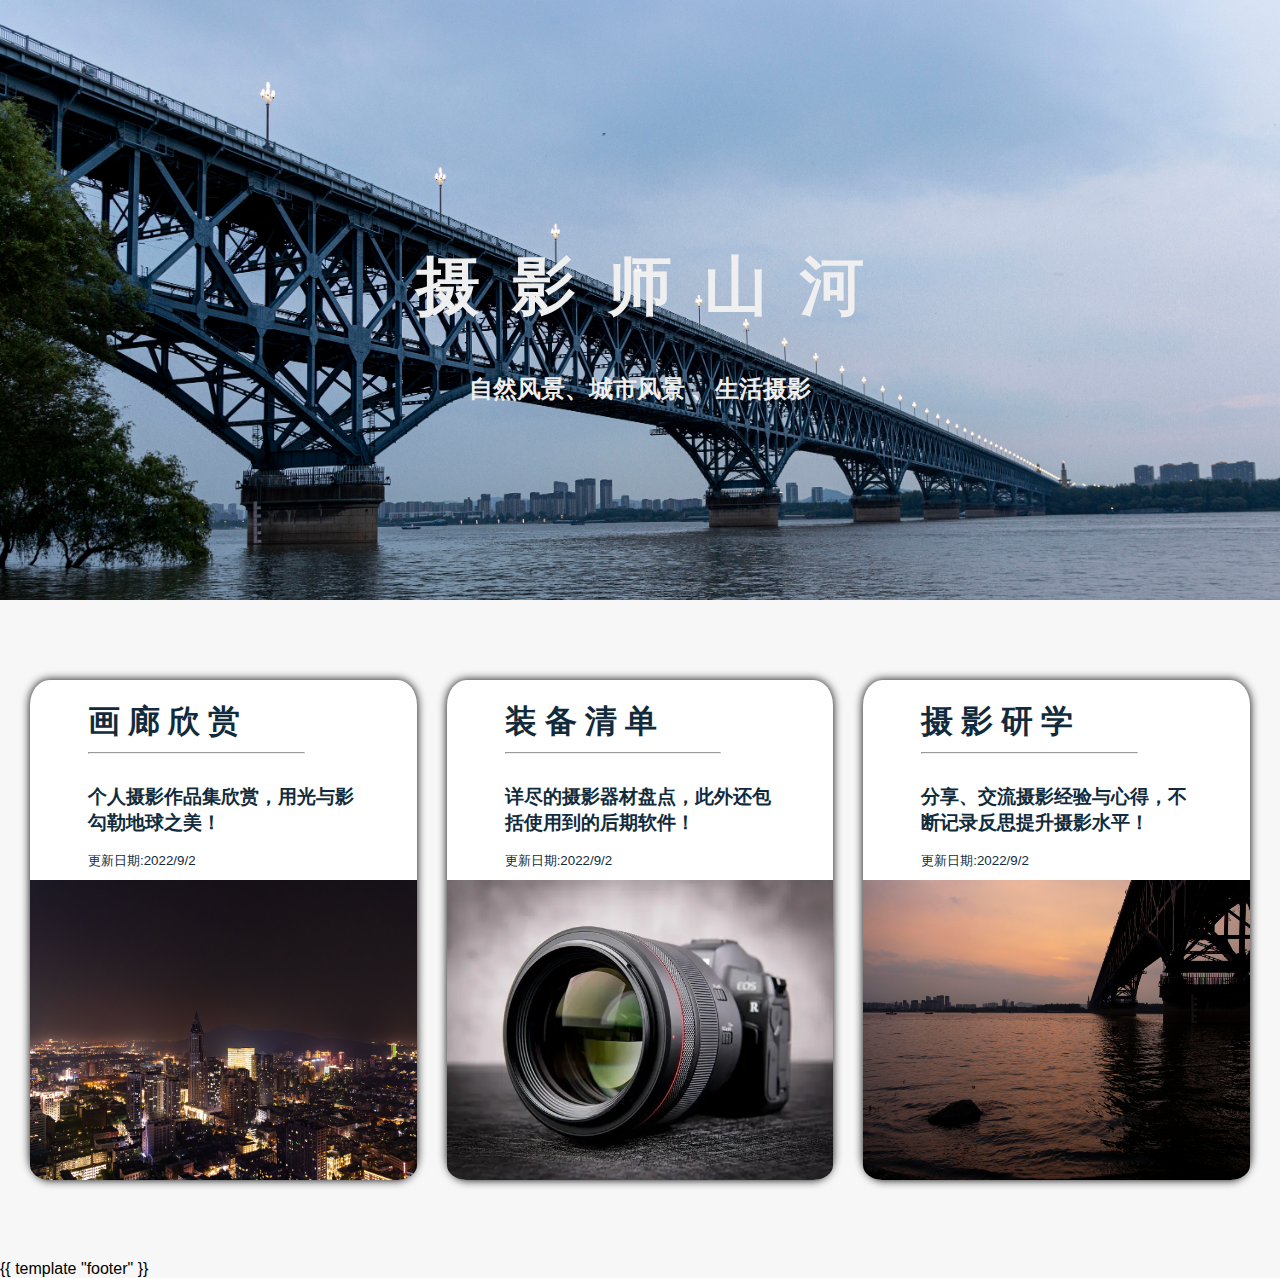
<file: template/index.html>
<!DOCTYPE html>
<html>

<head>
<meta charset="utf-8" />
<title>AmazingBoy Gallery</title>
<link rel="shortcut icon" href="/static/picture/icon.png">
<link rel="stylesheet" type="text/css" href="/static/css/global.css" />
<link rel="stylesheet" type="text/css" href="/static/css/index.css" />
</head>

<body>
<header>
<div class="row trisection"></div>
<div class="row trisection">
    <div class="title">
        <a href="/">
        <h1>摄&nbsp&nbsp影&nbsp&nbsp师&nbsp&nbsp山&nbsp&nbsp河</h1>
        <h2>自然风景、城市风景 、生活摄影</h2>
    </div>
</div>
<div class="row trisection"></div>
</header>

<nav>
<div class="row">
    
    <div class="col-12">
        <div class="row">
            <div class="col-4">
                <div class="card">
                <a href="/gallery">
                <div class="card-description">
                    <div class="content">
                        <h1>画 廊 欣 赏</h1>
                        <hr />
                        <p>个人摄影作品集欣赏，用光与影勾勒地球之美！</p>
                        <small>更新日期:2022/9/2</small>
                    </div>
                </div>
                <img src="/static/picture/card-1.jpg" />
                </a>
                </div>
            </div>
            <div class="col-4">
                <div class="card">
                <a href="/equipment">
                <div class="card-description">
                    <div class="content">
                        <h1>装 备 清 单</h1>
                        <hr />
                        <p>详尽的摄影器材盘点，此外还包括使用到的后期软件！</p>
                        <small>更新日期:2022/9/2</small>
                    </div>
                </div>
                <img src="/static/picture/card-2.jpg" />
                </a>
                </div>
            </div>
            <div class="col-4">
                <div class="card">
                <a href="/equipment">
                <div class="card-description">
                    <div class="content">
                        <h1>摄 影 研 学</h1>
                        <hr />
                        <p>分享、交流摄影经验与心得，不断记录反思提升摄影水平！</p>
                        <small>更新日期:2022/9/2</small>
                    </div>
                </div>
                <img src="/static/picture/card-3.jpg" />
                </a>
                </div>
            </div>
            </div>
        </div>
    </div>

</div>
</nav>

{{ template "footer" }}

</body>
</html>
</file>
<file: static/css/global.css>
* {
    box-sizing: border-box;
}

a:link {text-decoration:none}

.row:after {
    content: "";
    clear: both;
    display: block;
}

[class*="col-"] {
    float: left;
    padding: 15px;
    /* border: 1px solid red; */
}

.col-1 {width: 8.33%;}
.col-2 {width: 16.66%;}
.col-3 {width: 25%;}
.col-4 {width: 33.33%;}
.col-5 {width: 41.66%;}
.col-6 {width: 50%;}
.col-7 {width: 58.33%;}
.col-8 {width: 66.66%;}
.col-9 {width: 75%;}
.col-10 {width: 83.33%;}
.col-11 {width: 91.66%;}
.col-12 {width: 100%;}

.trisection {height: 33.33%}

body {
    margin: 0;
    font-family:Arial, Helvetica, sans-serif;
    background-color: rgba(247, 247, 247, 1);
}

footer {
    height: 150px;
    display: block;
    margin: auto;
    background-color: #2b2b2b;
}

footer img {
    position: relative;
    top: 4px;
}

footer p {
    color: #888;
    text-align: center;
}

footer .center {
    width: 40%;
    margin: 0 auto;
    position: relative;
    top: 50%;
}

header {
    width: 1440px;
    height: 200px;
    background-image: url(/static/picture/bg-nav.jpg);
    background-size: 100% 100%;
    margin: 0 auto 50px auto;
}

header ul {
    list-style-type: none;
    width: 35%;
    margin: 20px auto;
}

header li {
    float: left;
    text-align: center;
    margin: 0 auto;
}

header li a {
    display: block;
    text-align: center;
    padding: 80px 30px;
    color: white;
    font-size: 1.5em;
}

header li:hover a {
    color: #F66B0E;
    text-decoration: underline;
}
</file>
<file: static/css/index.css>
header {
    width: 100%;
    height: 600px;
    background-image: url(/static/picture/bg-index.jpg);
    background-repeat: no-repeat;
    background-size: cover;
    margin: auto;
}

header .title h1 {
    font-family: KaiTi;
    font-size: 4em;
    text-align: center;
    color: #EFEFEF;
}

header .title h2 {
    font-family: KaiTi;
    font-size: 1.5em;
    text-align: center;
    color: #EFEFEF;
}

nav {
    width: 100%;
    margin: 50px auto 50px auto;
    background-color: rgba(247, 247, 247, 1);
}

@media only screen and (min-width: 2000px) {
    nav {
        width: 60%;
    }
}

.card {
    border-radius: 5%;
    background-color: white;
    box-shadow: 0px 0px 10px 0px black;
    transition: transform 1s;
}

.card:hover {
    box-shadow: 0px 0px 20px 0px black;
    transform:translate(0, -10px);
	-ms-transform:translate(0, -10px); /* IE 9 */
	-webkit-transform:translate(0, -10px); /* Safari and Chrome */
}

.card:hover .content h1, .card:hover .content hr {
    color: #F66B0E;
}


.card img {
    width: 100%;
    height: 300px;
    display: block;
    margin: 0 auto;
    border-radius: 0 0 5% 5%;
}

.card-description {
    height: 200px;
}

.card-description .content {
    color: #112B3C;
    width: 70%;
    height: 100%;
    margin: 0 auto 0 auto;
    position: relative;
    top: 10%;
}

.card-description h1 { 
    font-family: Microsoft YaHei;
    font-weight: 900;
    font-size: 2em;
    margin: 0px 0 4px 0;
    transition: 0.5s;
    /* text-shadow: 1px 1px 1px #111010; */
}

.card-description hr {
    margin-left: 0;
    width: 80%;
    transition: 0.5s;
}

.card-description p {
    font-weight: 600;
    font-size: 1.2em;
    margin: 30px 0 0 0;
}

.card-description small {
    position: absolute;
    bottom: 30px;
}
</file>
